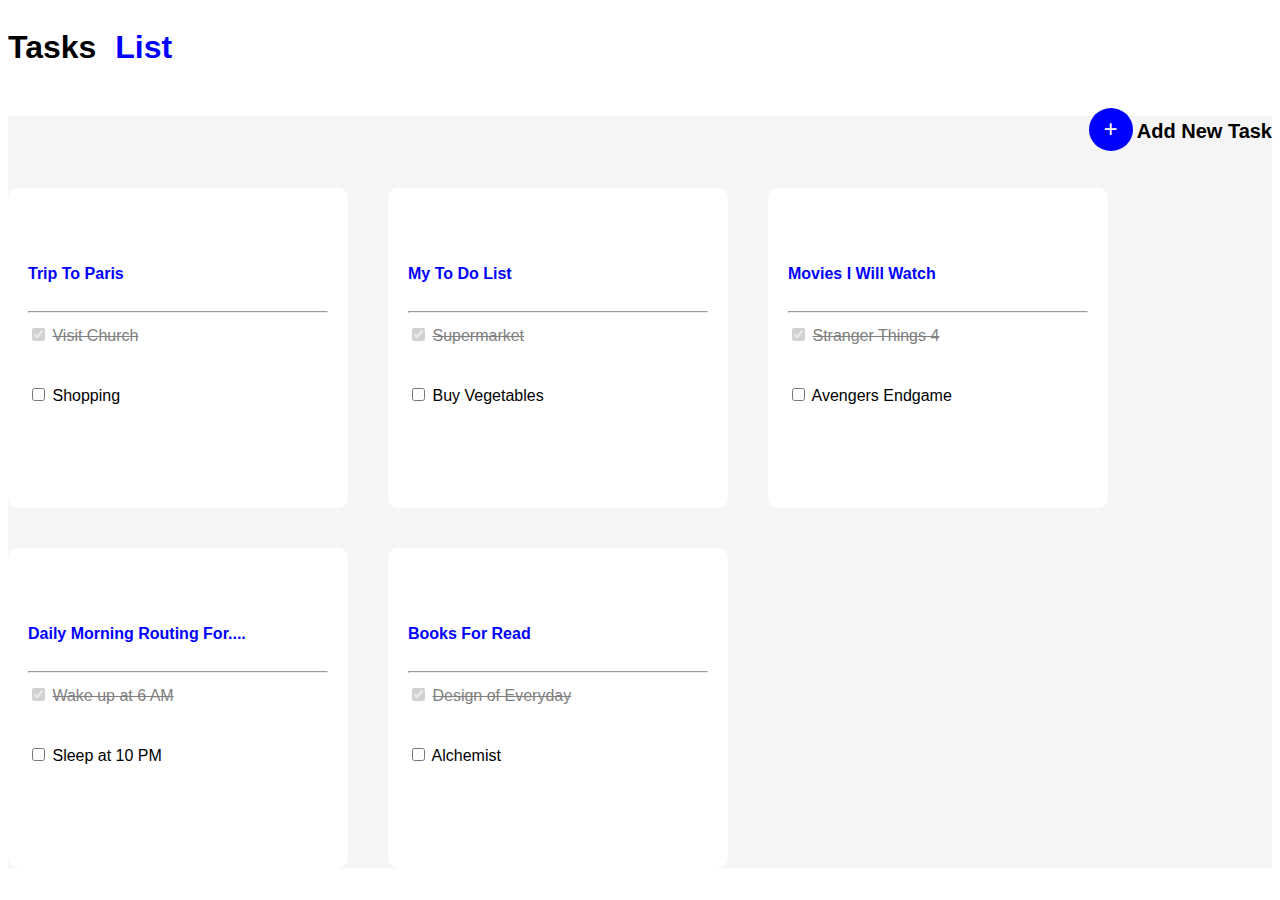
<file: index.html>
<!DOCTYPE html>
<html lang="en">
<head>
    <meta charset="UTF-8">
    <meta http-equiv="X-UA-Compatible" content="IE=edge">
    <meta name="viewport" content="width=device-width, initial-scale=1.0">
    <title></title>
    <link rel="stylesheet" href="./style.css">
</head>
<body>
    
    <div class="container">
    <div class="navbar">
    <h1>Tasks <span class="list">List</span></h1></div>
    </div><br>
    <div class="back">

    <div class="leftcontainer">
        <div>
            <a href="./index1.html"><span class="circle">+</span></a>
            <a href="./index1.html"><span class="text"><b>Add New Task</b></span></a><br>
        </div>
    </div><br><br><br><br>

    <div class="midcontainer">

        <div class="box box1">
            <span class="list"><h4>Trip To Paris</h4></span><hr>

            <input checked="Visit Church" disabled="checked" type="checkbox" name="name" id="name" value="name" >
            <label for="name"><span class="line"> Visit Church</span></label> <br><br>
    
            <input unchecked="Shopping"  type="checkbox" name="name" id="name" value="name">
            <label for="name">Shopping</label><br>
    
        </div>
    
        <div class="box box2">
    
            <span class="list"><h4>My To Do List</h4></span><hr>
            <input  checked="Supermarket" disabled="checked" type="checkbox" name="name" id="name" value="name">
            <label for="name"><span class="line">Supermarket</span></label> <br><br>
    
            <input unchecked="Buy Vegetables" type="checkbox" name="name" id="name" value="name">
            <label for="name">Buy Vegetables</label> <br>
     
    
        </div>
    
        <div class="box box3">
            <span class="list"><h4>Movies I Will Watch</h4></span><hr>
            <input  checked="Stranger Things 4" disabled="checked" type="checkbox" name="name" id="name" value="name">
            <label for="name"><span class="line">Stranger Things 4</span></label> <br><br>
    
            <input unchecked="Avengers Endgame"  type="checkbox" name="name" id="name" value="name">
            <label for="name">Avengers Endgame</label> <br>
     
        </div>
    
        <div class="box box4">
    
            <span class="list"><h4>Daily Morning Routing For....</h4></span><hr>

            <input  checked="Wake up at 6 AM" disabled="checked" type="checkbox" name="name" id="name" value="name">
            <label for="name"><span class="line">Wake up at 6 AM</span></label> <br><br>
    
            <input unchecked="Sleep at 10 PM"  type="checkbox" name="name" id="name" value="name">
            <label for="name">Sleep at 10 PM</label> <br>
     
        </div>
    
        <div class="box box5">
    
            <span class="list"><h4>Books For Read</h4></span><hr>

            <input  checked="Design of Everyday" disabled="checked" type="checkbox" name="name" id="name" value="name">
            <label for="name"><span class="line">Design of Everyday</span></label> <br><br>
    
            <input unchecked="Alchemist"  type="checkbox" name="name" id="name" value="name">
            <label for="name">Alchemist</label> <br>
     
        </div>
    </div>
    </div>

   
   


</body>
</html>
</file>
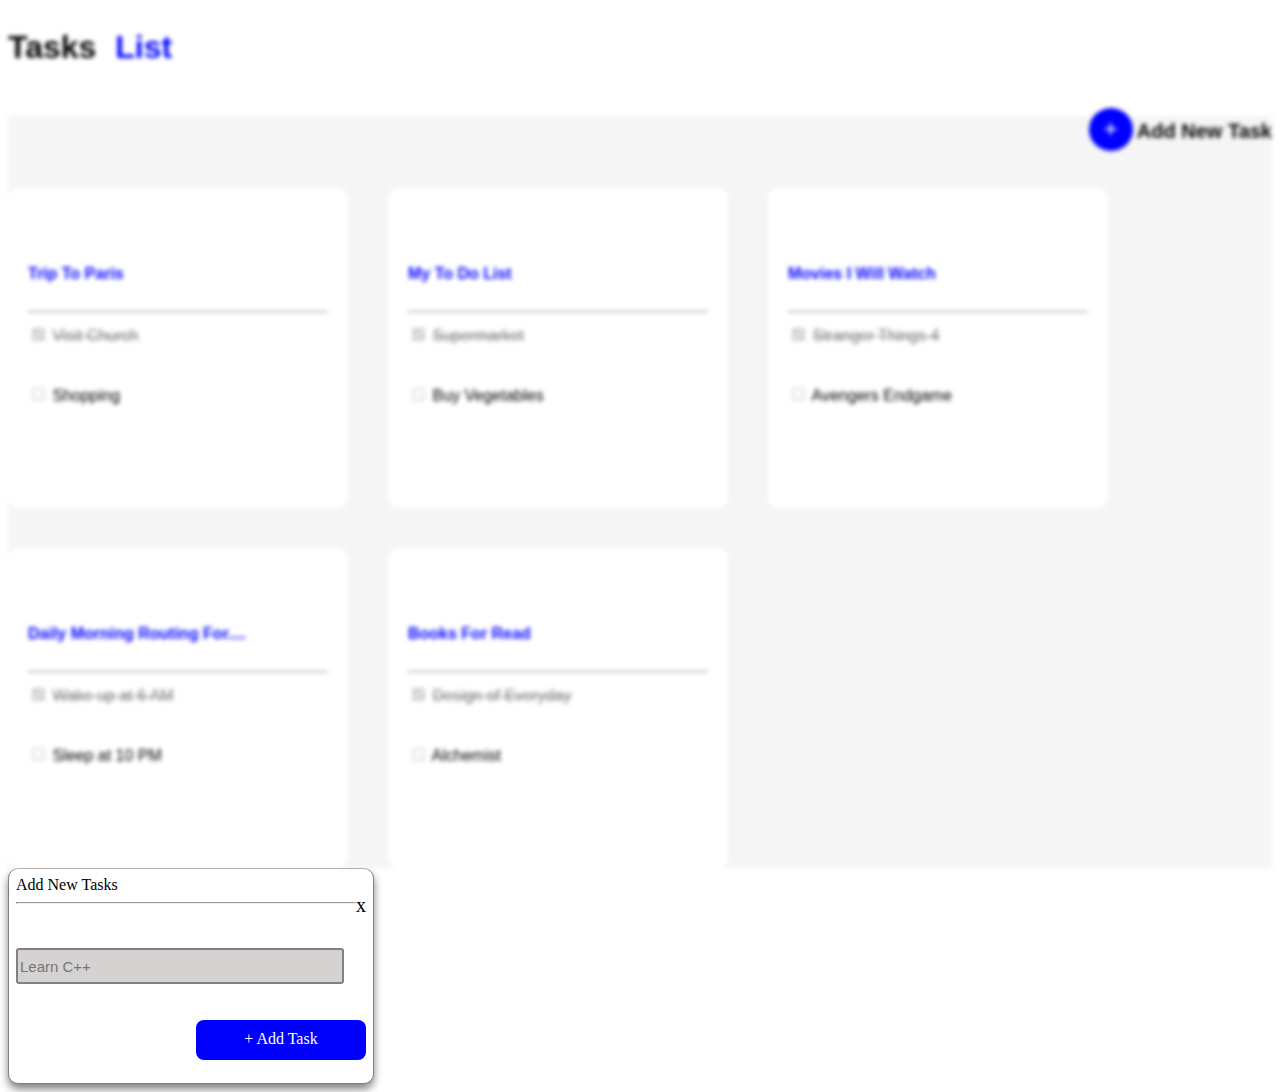
<file: index1.html>
<!DOCTYPE html>
<html lang="en">
<head>
    <meta charset="UTF-8">
    <meta http-equiv="X-UA-Compatible" content="IE=edge">
    <meta name="viewport" content="width=device-width, initial-scale=1.0">
    <title>Document</title>
    <link rel="stylesheet" href="./style.css">
</head>
<body>
    <div class="parent">
        <div class="container">
            <div class="navbar">
            <h1>Tasks <span class="list">List</span></h1></div>
            </div><br>
        <div></div>
        <div class="background">
        
            <div class="leftcontainer">
                <div>
                    <a href="./index1.html"><span class="circle">+</span></a>
                    <a href="./index1.html"><span class="text"><b>Add New Task</b></span></a><br>
                </div>
            </div><br><br><br><br>
        
            <div class="midcontainer">
        
                <div class="box box1">
                    <a href="./index1.html"><span class="list"><h4>Trip To Paris</h4></span></a><hr>
                    <input checked="Visit Church" disabled="checked" type="checkbox" name="name" id="name" value="name" >
                    <label for="name"><span class="line"> Visit Church</span></label> <br><br>
            
                    <input unchecked="Shopping" disabled="unchecked" type="checkbox" name="name" id="name" value="name">
                    <label for="name">Shopping</label> <br>
            
                   </div>
            
                <div class="box box2">
            
                    <span class="list"><h4>My To Do List</h4></span><hr>
                    <input  checked="Supermarket" disabled="checked" type="checkbox" name="name" id="name" value="name">
                    <label for="name"><span class="line">Supermarket</span></label> <br><br>
            
                    <input unchecked="Buy Vegetables" disabled="unchecked" type="checkbox" name="name" id="name" value="name">
                    <label for="name">Buy Vegetables</label> <br>
             
            
                </div>
            
                <div class="box box3">
                    <span class="list"><h4>Movies I Will Watch</h4></span><hr>
                    <input  checked="Stranger Things 4" disabled="checked" type="checkbox" name="name" id="name" value="name">
                    <label for="name"><span class="line">Stranger Things 4</span></label> <br><br>
            
                    <input unchecked="Avengers Endgame" disabled="unchecked" type="checkbox" name="name" id="name" value="name">
                    <label for="name">Avengers Endgame</label> <br>
             
                </div>
            
                <div class="box box4">
            
                    <span class="list"><h4>Daily Morning Routing For....</h4></span><hr>
        
                    <input  checked="Wake up at 6 AM" disabled="checked" type="checkbox" name="name" id="name" value="name">
                    <label for="name"><span class="line">Wake up at 6 AM</span></label> <br><br>
            
                    <input unchecked="Sleep at 10 PM" disabled="unchecked" type="checkbox" name="name" id="name" value="name">
                    <label for="name">Sleep at 10 PM</label> <br>
             
                </div>
            
                <div class="box box5">
            
                    <span class="list"><h4>Books For Read</h4></span><hr>
        
                    <input  checked="Design of Everyday" disabled="checked" type="checkbox" name="name" id="name" value="name">
                    <label for="name"><span class="line">Design of Everyday</span></label> <br><br>
            
                    <input unchecked="Alchemist" disabled="unchecked" type="checkbox" name="name" id="name" value="name">
                    <label for="name">Alchemist</label> <br>
             
                </div>
            </div></div>
    </div>
    <div class="addtask">
    <div class="mid">
        <div>Add New Tasks</div>
        <a href="./index2.html"><span class="button">x</span></a><hr><br>
        <br>
        <div class>
            <input type="texbox" id="text" placeholder="Learn C++" >
        </div><br><br>
        <div class="task">+ Add Task</div>
    </div>
    </div>
</body>
</html>
</file>
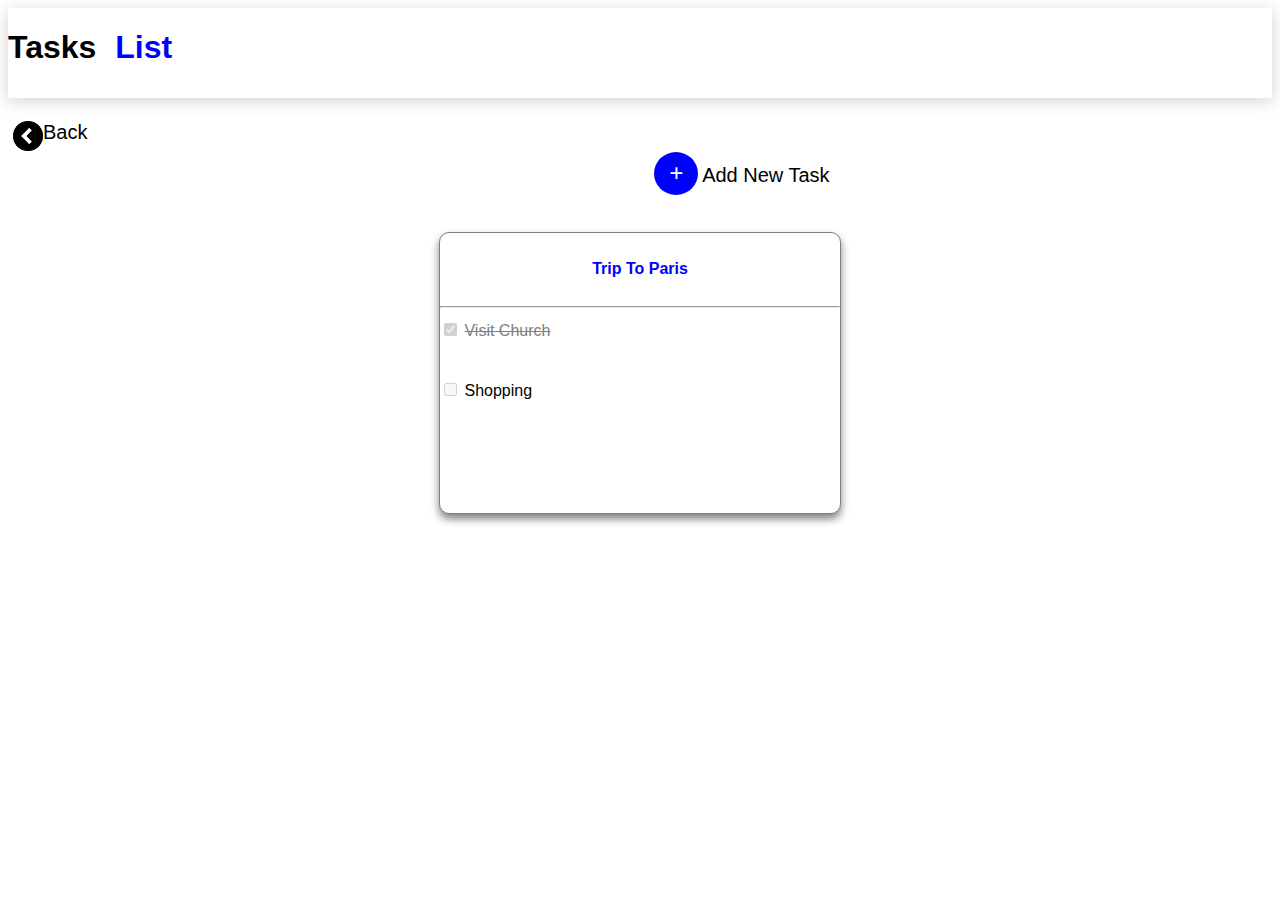
<file: index2.html>
<!DOCTYPE html>
<html lang="en">
<head>
    <meta charset="UTF-8">
    <meta http-equiv="X-UA-Compatible" content="IE=edge">
    <meta name="viewport" content="width=device-width, initial-scale=1.0">
    <title>Document</title>
    <link rel="stylesheet" href="./style.css">
</head>
<body>
   <div class="container1">
    <div class="navbar">
        <h1>Tasks <span class="list">List</span></h1></div>
    </div><br>
   

    <div class="img">
        <div class="backimg">
        <a href="./index.html" ><img  class="img1" src="./images.png" height="30px" width="30px"></a>
        </div>
        <div class="backimg1">
        <a href="./index.html"><span class="text1">Back</span></a>
        </div>
    </div>


    <div class="new">
        <span class="circle1">+</span>
        <a href="./index3.html"><span class="text">Add New Task</span></a>
    </div><br><br><br><br>
    
    <div class="midcontainer1">

    <div class="boxs1">
        <span class="list1"><h4>Trip To Paris</h4></span><hr>
        <input checked="Visit Church" disabled="checked" type="checkbox" name="name" id="name" value="name" >
        <label for="name"><span class="line"> Visit Church</span></label> <br><br>

        <input unchecked="Shopping" disabled="unchecked" type="checkbox" name="name" id="name" value="name">
        <label for="name">Shopping</label> <br>

    </div>
    </div>

</body>
</html>
</file>
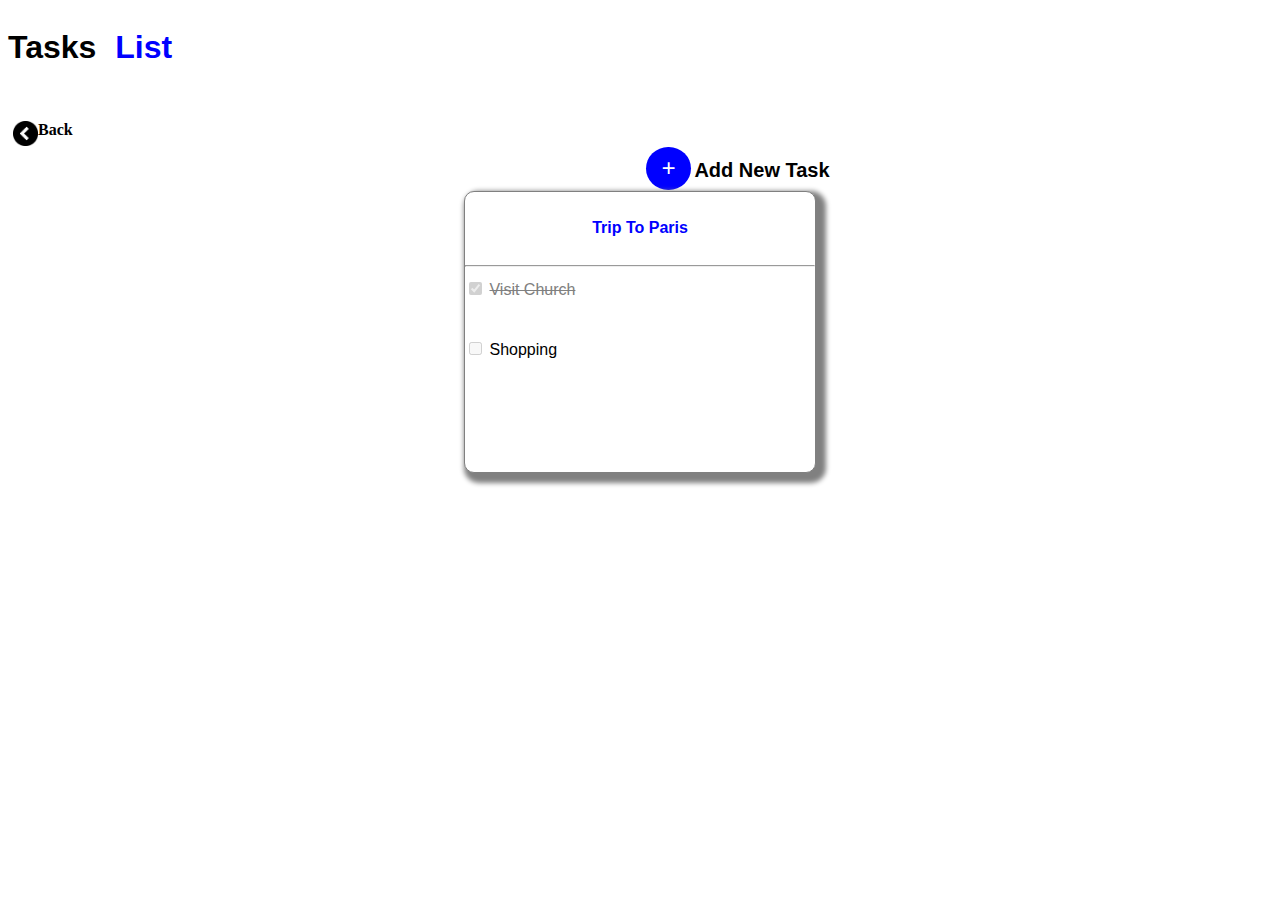
<file: index3.html>
<!DOCTYPE html>
<html lang="en">
<head>
    <meta charset="UTF-8">
    <meta http-equiv="X-UA-Compatible" content="IE=edge">
    <meta name="viewport" content="width=device-width, initial-scale=1.0">
    <title>Document</title>
    <link rel="stylesheet" href="./style.css">
</head>
<body>
    
        <div class="container">
            <div class="navbar">
                <h1>Tasks <span class="list">List</span></h1></div>
            </div><br>
            
            

            <div class="img">
                <a href="./index.html" ><img  class="img1" src="./images.png" height="25px" width="25px"></a>
                <a href="./index.html"><span class="text1"><b>Back</b></span></a>
            </div>
        
        
            <div class="new">
                <span class="circle1">+</span>
                <a href="./index3.html"><span class="text"><b>Add New Task</b></span></a><br>
            </div><br><br>

            <div class="midcontainer1">
        
            <div class="boxs">
                <span class="list1"><h4>Trip To Paris</h4></span><hr>
                <input checked="Visit Church" disabled="checked" type="checkbox" name="name" id="name" value="name" >
                <label for="name"><span class="line"> Visit Church</span></label> <br><br>
        
                <input unchecked="Shopping" disabled="unchecked" type="checkbox" name="name" id="name" value="name">
                <label for="name">Shopping</label> <br>
        
            </div>
            </div>
        </div>
    
        

</body>
</html>
</file>
<file: style.css>
.back{
    background-color: whitesmoke;
}
.container{
    display: flex;
   
    
}
.navbar{
    width: 1630px;
    height: 90px;
    background-color: white;
    text-align: left;
    font-family: 'Cabin', sans-serif;

}

.list{
    color: blue;
    padding-left: 10px;
}
.leftcontainer{
    display: flex;
    justify-content: space-evenly;
    flex-wrap: wrap;
    float: right;
    

}
.circle{
    justify-content: center;
    height: 10px;
    width: 10px;
    background-color: blue;
    font-size: 25px;
    padding: 8px 15px;
    border-radius: 50%;
    color: white;
    text-align: center;
    font: 30px;
    font-weight: bold;
}
.text{
    
    align-items: center;
    color: black;
    font-size: 20px;
    font-family: 'Cabin', sans-serif;
}
.midcontainer{
    display: flex;
    flex-wrap: wrap;
    gap: 40px; 
    left: 10%;
}

a{
    text-decoration: none;
    color: black;
}
.box{
    padding: 20px 20px;
    width: 300px;
    height: 280px;
    background-color: white;
    border-radius: 10px;
    text-align: left;
    border: 2px gray;
    line-height: 30px;
    font-family: 'Cabin', sans-serif;
}
.box:hover{
    background-color: white;
    box-shadow: 2px 1px 6px 1px;
} 
.line{
    text-decoration: line-through;
    color: gray;
}
.midcon{
    display: flex;
    justify-content: space-evenly ;
    flex-wrap: wrap;
    font-family: 'Cabin', sans-serif;

}
.parent{
    
    filter: blur(2px);
}
.background{
    background-color: whitesmoke;
}
.container1{
    display: flex;
    box-shadow: 0px 3px 15px lightgrey;;
}

.addtask{
  padding: 7px;
  width: 350px;
  height: 200px;
  background-color: white;
  border: 1px solid gray; 
  border-radius: 10px; 
  bottom: 600px;
  left: 550px;
  box-shadow: 0px 5px 8px 0px gray; 

  
}
.button{
    float: right;
    color: black;
    bottom: 22px;
    font-size: 20px;
}
#text{
    width: 320px;
    height: 30px;
    border: 2px solid grey;
    color: gray;
    background-color: rgb(214, 210, 210);
    font-size: 15px;
    border-radius: 3px;
}
.task{
    padding: 10px;
    float: right;
    height: 20px;
    width: 150px;
    color: white;
    background-color: blue;
    border-radius: 8px;
    text-align: center;
}
.midcontainer1{
    display: flex;
    flex-wrap: wrap;
    gap: 40px;
    justify-content: center;
    font-family: 'Cabin', sans-serif;
    
}
.boxs{
    width: 350px;
    height: 280px;
    background-color: white;
    border: 1px solid gray;
    border-radius: 10px;
    text-align: left;
    line-height: 30px;
    font-family: 'Cabin', sans-serif;  
    box-shadow: 5px 5px 5px 5px gray; 
}
.list1{
    color: blue;
    text-align: center;
}
.parent1{
    filter: blur(2px);  
}
.addtask1{
    padding: 7px;
    width: 380px;
    height: 200px;
    background-color: white;
    border: 1px solid gray; 
    border-radius: 10px; 
    justify-content: center;
    font-family: 'Cabin', sans-serif;
    box-shadow: 0px 5px 8px 0px gray; 
}

.new{
    float: right;
    font-size: 15px;  
    margin-right: 35%;
}
.circle1{
    height: 5px;
    width: 5px;
    background-color: blue;
    font-size: 25px;
    padding: 8px 15px;
    border-radius: 50%;
    color: white;
    text-align: center;
    font: 30px;
    font-weight: bold;
   
}
.img{
    padding: 5px 5px;
   display: flex;
   left: 35%;
   width: 90px;
   top: 40px;
}
.backimg{
    top: 2px;
}

.backimg1{
    color: black;
    font-size: 20px;
    font-family: 'Cabin', sans-serif;
}
.boxs1{
    width: 400px;
    height: 280px;
    background-color: white;
    border: 1px solid gray;
    border-radius: 10px;
    text-align: left;
    line-height: 30px;
    font-family: 'Cabin', sans-serif;  
    box-shadow: 0px 5px 8px 0px gray;  
}
@media screen and (min-width:150px) and (max-width:500px){
    .midcontainer{
        flex-direction: column;
        align-items: center;
    }
    .box4{
        display: none;
    }
   .box5{
        display: none;
    }
    .text{
        display: none;
    }
    .leftcontainer{
        float: none;
    }
     .addtask{
        transform: translate(40px,0px);
        bottom: 400px;
        top: 40%;
        position: fixed;
        left: auto;
        right: 83px;
    }
    
    .img{
       align-items: center; 
       position: relative;
       top: 33px;
       left: 10px;
    }
    .button{
        position: relative;
    }
   .box{
    width: 250px;
    height: 250px;
    }
   .addtask{
    align-items: center;
    width: 290px;  
   }
   #text{
    width: 250px;
   }
   .boxs1{
    width: 330px;
   }
   .navbar{
    width: 100vh;
   }

    
}
</file>
